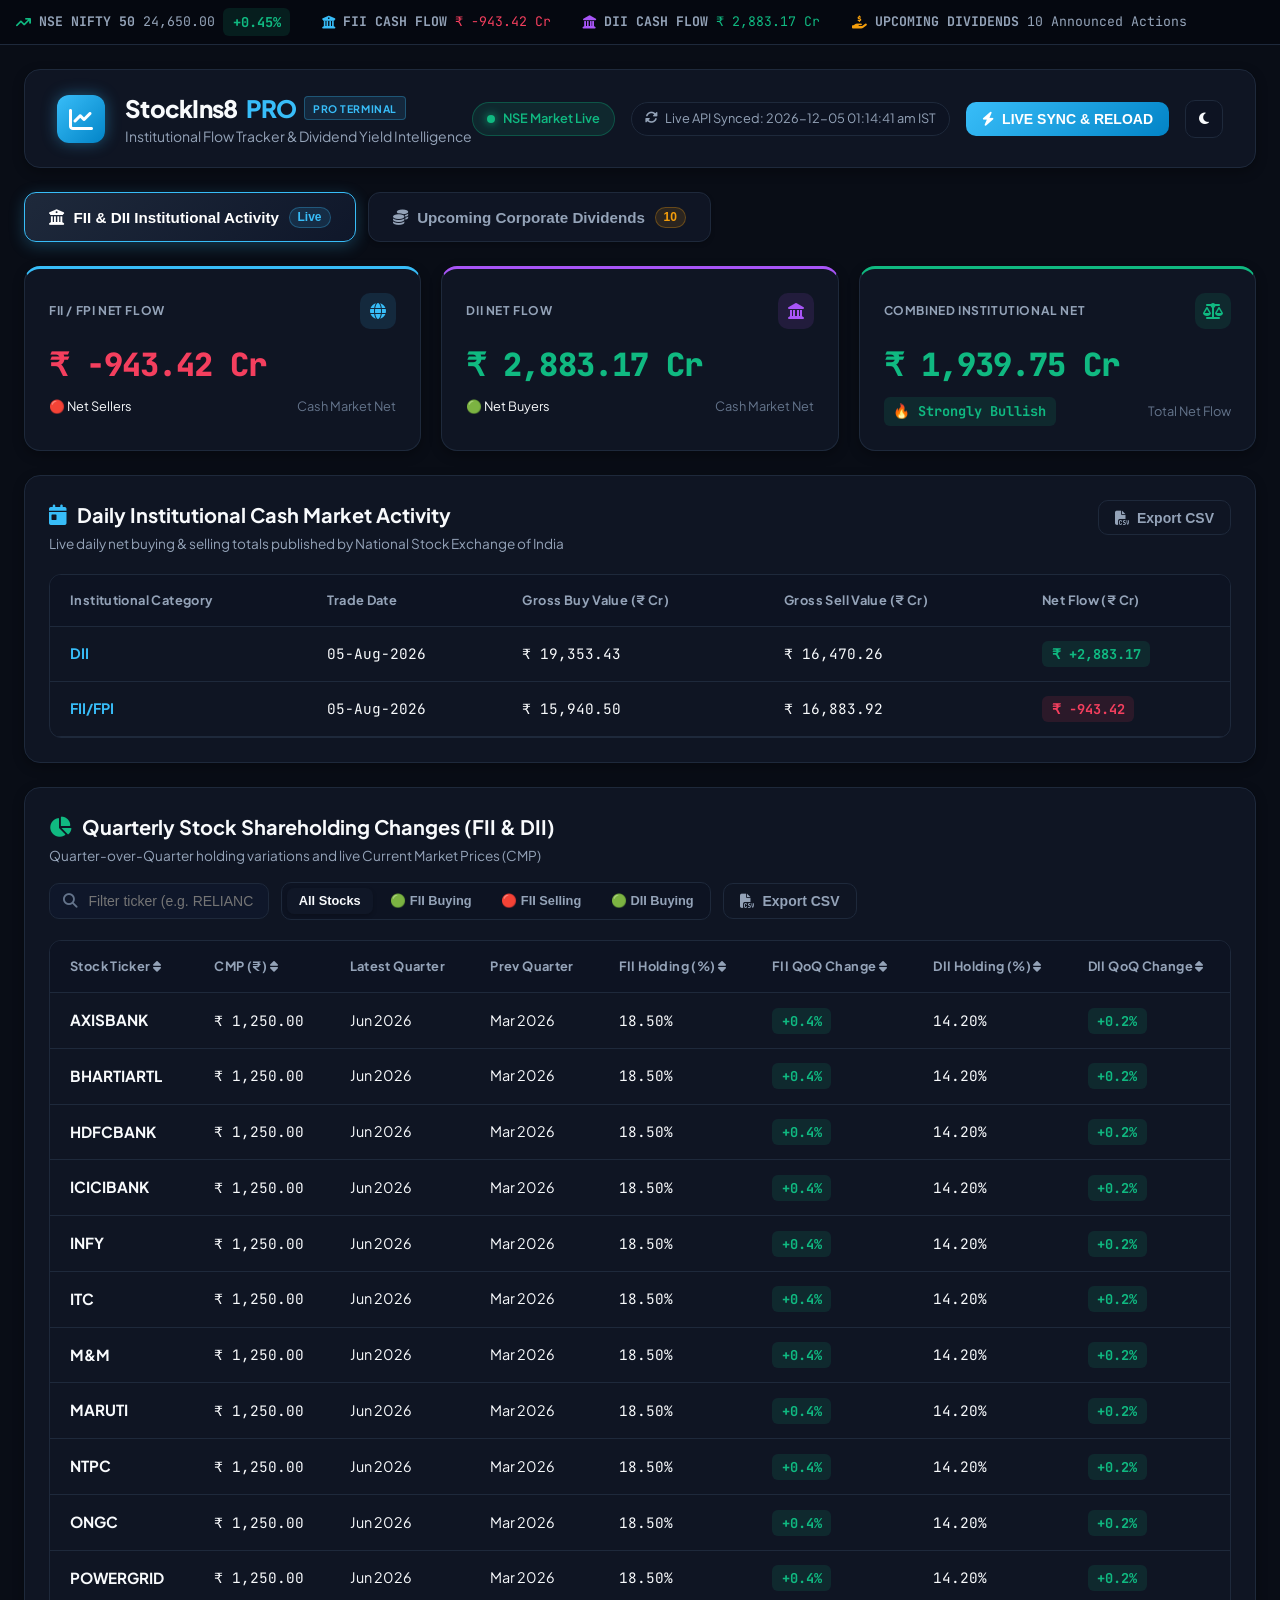
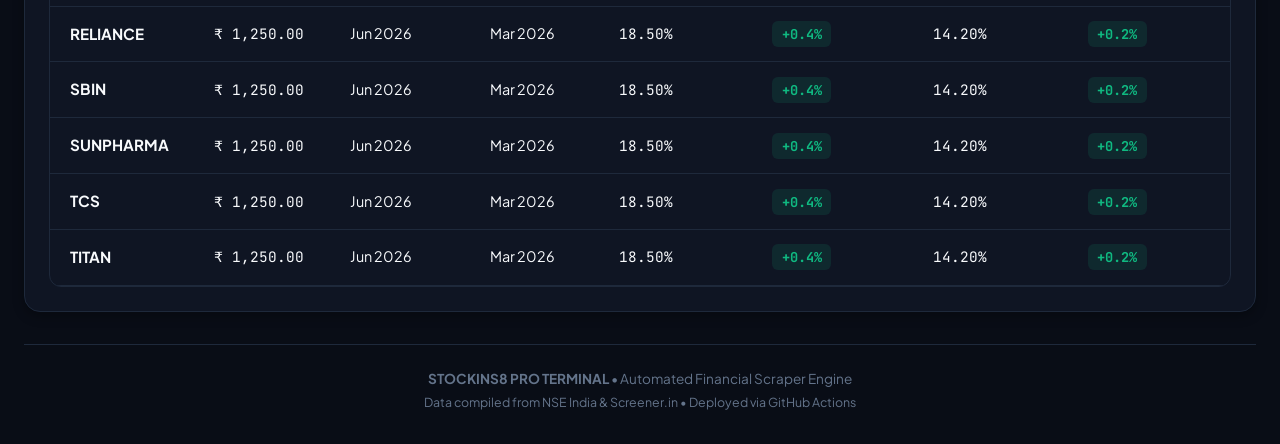
<file: index.html>
<!DOCTYPE html>
<html lang="en" data-theme="dark">
<head>
  <meta charset="UTF-8">
  <meta name="viewport" content="width=device-width, initial-scale=1.0">
  <title>StockIns8 | Pro Market Terminal</title>
  <meta name="description" content="StockIns8 Institutional Market Flow (FII/DII) & Corporate Dividend Intelligence Platform for Indian Equities (NSE).">
  
  <link rel="preconnect" href="https://fonts.googleapis.com">
  <link rel="preconnect" href="https://fonts.gstatic.com" crossorigin>
  <link href="https://fonts.googleapis.com/css2?family=JetBrains+Mono:wght@400;500;600;700&family=Plus+Jakarta+Sans:wght@400;500;600;700;800&display=swap" rel="stylesheet">
  <link rel="stylesheet" href="https://cdnjs.cloudflare.com/ajax/libs/font-awesome/6.5.1/css/all.min.css">
  <link rel="stylesheet" href="styles.css">
</head>
<body>

  <div class="app-shell" id="app-main-shell">
    <div class="ticker-bar">
      <div class="ticker-content" id="ticker-marquee">
        <span class="ticker-item"><i class="fa-solid fa-arrow-trend-up text-emerald"></i> <strong>NSE NIFTY 50</strong> 24,650.00 <span class="badge-emerald">+0.45%</span></span>
        <span class="ticker-item"><i class="fa-solid fa-building-columns text-cyan"></i> <strong>FII CASH FLOW</strong> <span id="ticker-fii">Loading...</span></span>
        <span class="ticker-item"><i class="fa-solid fa-landmark text-purple"></i> <strong>DII CASH FLOW</strong> <span id="ticker-dii">Loading...</span></span>
        <span class="ticker-item"><i class="fa-solid fa-hand-holding-dollar text-amber"></i> <strong>UPCOMING DIVIDENDS</strong> <span id="ticker-div">Loading...</span></span>
      </div>
    </div>

    <header class="main-header">
      <div class="brand-section">
        <div class="brand-logo">
          <i class="fa-solid fa-chart-line"></i>
        </div>
        <div>
          <div class="brand-title">
            StockIns8<span>PRO</span>
            <span class="pro-tag">PRO TERMINAL</span>
          </div>
          <p class="brand-sub">Institutional Flow Tracker & Dividend Yield Intelligence</p>
        </div>
      </div>

      <div class="header-actions">
        <div class="status-indicator">
          <span class="pulse-dot"></span>
          <span id="market-status-text">NSE Market Live</span>
        </div>
        <div class="last-sync" id="last-sync-badge">
          <i class="fa-solid fa-rotate"></i> <span id="last-updated">Updating...</span>
        </div>
        <button class="btn btn-cyan btn-glow" onclick="purgeAndReloadData()" title="Purge Cache & Fetch Fresh Data">
          <i class="fa-solid fa-bolt"></i> LIVE SYNC & RELOAD
        </button>
        <button class="theme-toggle-btn" onclick="toggleTheme()" title="Toggle Dark/Light Mode">
          <i class="fa-solid fa-moon" id="theme-icon"></i>
        </button>
      </div>
    </header>

    <nav class="nav-tabs">
      <button class="tab-btn active" id="tab-fii-btn" onclick="switchTab('fii')">
        <i class="fa-solid fa-building-columns"></i>
        <span>FII & DII Institutional Activity</span>
        <span class="tab-badge" id="fii-count-badge">Live</span>
      </button>
      <button class="tab-btn" id="tab-div-btn" onclick="switchTab('dividends')">
        <i class="fa-solid fa-coins"></i>
        <span>Upcoming Corporate Dividends</span>
        <span class="tab-badge badge-amber" id="div-count-badge">0</span>
      </button>
    </nav>

    <main id="tab-fii" class="tab-pane active">
      <section class="metrics-row">
        <div class="pro-card metric-card border-cyan">
          <div class="metric-head">
            <span class="metric-label">FII / FPI NET FLOW</span>
            <div class="icon-circle icon-cyan"><i class="fa-solid fa-globe"></i></div>
          </div>
          <div class="metric-amount" id="fii-net-val">₹ 0.00 Cr</div>
          <div class="metric-footer">
            <span class="sentiment-tag" id="fii-sentiment">Analyzing...</span>
            <span class="text-muted">Cash Market Net</span>
          </div>
        </div>

        <div class="pro-card metric-card border-purple">
          <div class="metric-head">
            <span class="metric-label">DII NET FLOW</span>
            <div class="icon-circle icon-purple"><i class="fa-solid fa-landmark"></i></div>
          </div>
          <div class="metric-amount" id="dii-net-val">₹ 0.00 Cr</div>
          <div class="metric-footer">
            <span class="sentiment-tag" id="dii-sentiment">Analyzing...</span>
            <span class="text-muted">Cash Market Net</span>
          </div>
        </div>

        <div class="pro-card metric-card border-emerald">
          <div class="metric-head">
            <span class="metric-label">COMBINED INSTITUTIONAL NET</span>
            <div class="icon-circle icon-emerald"><i class="fa-solid fa-scale-balanced"></i></div>
          </div>
          <div class="metric-amount" id="total-flow-val">₹ 0.00 Cr</div>
          <div class="metric-footer">
            <span class="sentiment-badge" id="market-sentiment-badge">Bullish</span>
            <span class="text-muted">Total Net Flow</span>
          </div>
        </div>
      </section>

      <section class="pro-card section-card">
        <div class="card-header">
          <div>
            <h2 class="card-title"><i class="fa-solid fa-calendar-day text-cyan"></i> Daily Institutional Cash Market Activity</h2>
            <p class="card-subtitle">Live daily net buying & selling totals published by National Stock Exchange of India</p>
          </div>
          <button class="btn btn-outline" onclick="exportTableToCSV('daily-table', 'daily_fii_dii_flows.csv')">
            <i class="fa-solid fa-file-csv"></i> Export CSV
          </button>
        </div>
        <div class="table-container">
          <table id="daily-table" class="pro-table">
            <thead>
              <tr>
                <th>Institutional Category</th>
                <th>Trade Date</th>
                <th>Gross Buy Value (₹ Cr)</th>
                <th>Gross Sell Value (₹ Cr)</th>
                <th>Net Flow (₹ Cr)</th>
              </tr>
            </thead>
            <tbody id="daily-table-body">
              <tr><td colspan="5" class="loading-state"><i class="fa-solid fa-spinner fa-spin"></i> Fetching live NSE institutional activity...</td></tr>
            </tbody>
          </table>
        </div>
      </section>

      <section class="pro-card section-card">
        <div class="card-header flex-header">
          <div>
            <h2 class="card-title"><i class="fa-solid fa-chart-pie text-emerald"></i> Quarterly Stock Shareholding Changes (FII & DII)</h2>
            <p class="card-subtitle">Quarter-over-Quarter holding variations and live Current Market Prices (CMP)</p>
          </div>
          
          <div class="toolbar-group">
            <div class="search-input-wrapper">
              <i class="fa-solid fa-magnifying-glass search-icon"></i>
              <input type="text" id="stock-search-input" placeholder="Filter ticker (e.g. RELIANCE, TCS)..." onkeyup="filterStockTable()">
            </div>
            
            <div class="pill-group">
              <button class="pill-btn active" id="filter-all-btn" onclick="setStockFilter('all')">All Stocks</button>
              <button class="pill-btn" id="filter-fii-buy-btn" onclick="setStockFilter('fii-buy')">🟢 FII Buying</button>
              <button class="pill-btn" id="filter-fii-sell-btn" onclick="setStockFilter('fii-sell')">🔴 FII Selling</button>
              <button class="pill-btn" id="filter-dii-buy-btn" onclick="setStockFilter('dii-buy')">🟢 DII Buying</button>
            </div>

            <button class="btn btn-outline" onclick="exportTableToCSV('stocks-table', 'fii_dii_stock_holdings.csv')">
              <i class="fa-solid fa-file-csv"></i> Export CSV
            </button>
          </div>
        </div>

        <div class="table-container">
          <table id="stocks-table" class="pro-table">
            <thead>
              <tr>
                <th onclick="sortStockTable('Stock')">Stock Ticker <i class="fa-solid fa-sort"></i></th>
                <th onclick="sortStockTable('CMP')">CMP (₹) <i class="fa-solid fa-sort"></i></th>
                <th>Latest Quarter</th>
                <th>Prev Quarter</th>
                <th onclick="sortStockTable('FII (%)')">FII Holding (%) <i class="fa-solid fa-sort"></i></th>
                <th onclick="sortStockTable('FII QoQ Change (%)')">FII QoQ Change <i class="fa-solid fa-sort"></i></th>
                <th onclick="sortStockTable('DII (%)')">DII Holding (%) <i class="fa-solid fa-sort"></i></th>
                <th onclick="sortStockTable('DII QoQ Change (%)')">DII QoQ Change <i class="fa-solid fa-sort"></i></th>
              </tr>
            </thead>
            <tbody id="stocks-table-body">
              <tr><td colspan="8" class="loading-state"><i class="fa-solid fa-spinner fa-spin"></i> Loading stock shareholding records...</td></tr>
            </tbody>
          </table>
        </div>
      </section>
    </main>

    <main id="tab-dividends" class="tab-pane">
      <section class="metrics-row">
        <div class="pro-card metric-card border-amber">
          <div class="metric-head">
            <span class="metric-label">UPCOMING DIVIDEND ACTIONS</span>
            <div class="icon-circle icon-amber"><i class="fa-solid fa-calendar-check"></i></div>
          </div>
          <div class="metric-amount" id="div-count-val">0</div>
          <div class="metric-footer">
            <span class="text-muted">Corporate Announcements</span>
          </div>
        </div>

        <div class="pro-card metric-card border-cyan">
          <div class="metric-head">
            <span class="metric-label">MAX DIVIDEND PAYOUT</span>
            <div class="icon-circle icon-cyan"><i class="fa-solid fa-sack-dollar"></i></div>
          </div>
          <div class="metric-amount" id="div-max-val">₹ 0.00</div>
          <div class="metric-footer">
            <span class="text-muted">Highest Dividend Per Share</span>
          </div>
        </div>

        <div class="pro-card metric-card border-emerald">
          <div class="metric-head">
            <span class="metric-label">MAX ESTIMATED EARNING</span>
            <div class="icon-circle icon-emerald"><i class="fa-solid fa-piggy-bank"></i></div>
          </div>
          <div class="metric-amount" id="div-top-calc-val">₹ 0.00</div>
          <div class="metric-footer">
            <span class="text-muted" id="div-top-calc-sub">Based on ₹1,00,000 capital</span>
          </div>
        </div>
      </section>

      <section class="pro-card calculator-panel">
        <div class="calc-header">
          <div>
            <h3 class="calc-title"><i class="fa-solid fa-calculator text-amber"></i> Interactive Dividend Yield Earnings Calculator</h3>
            <p class="calc-sub">Simulate estimated dividend cash returns based on your capital allocation</p>
          </div>
          <div class="quick-preset-btns">
            <span class="preset-label">Quick Capital Presets:</span>
            <button class="btn btn-sm btn-preset" onclick="setCapitalPreset(50000)">₹50K</button>
            <button class="btn btn-sm btn-preset active" onclick="setCapitalPreset(100000)">₹1 Lakh</button>
            <button class="btn btn-sm btn-preset" onclick="setCapitalPreset(500000)">₹5 Lakhs</button>
            <button class="btn btn-sm btn-preset" onclick="setCapitalPreset(1000000)">₹10 Lakhs</button>
          </div>
        </div>

        <div class="calc-inputs-grid">
          <div class="form-group">
            <label for="div-search-input"><i class="fa-solid fa-magnifying-glass"></i> Filter Ticker Symbol</label>
            <input type="text" id="div-search-input" class="form-control" placeholder="Search symbol (e.g. SBIN, TCS)..." onkeyup="renderDividendsTable()">
          </div>

          <div class="form-group">
            <label for="div-investment-input"><i class="fa-solid fa-indian-rupee-sign"></i> Capital Allocation (₹)</label>
            <input type="number" id="div-investment-input" class="form-control font-mono" value="100000" step="10000" min="1000" onchange="renderDividendsTable()" onkeyup="renderDividendsTable()">
          </div>
        </div>
      </section>

      <section class="pro-card section-card">
        <div class="card-header">
          <div>
            <h2 class="card-title"><i class="fa-solid fa-hand-holding-dollar text-amber"></i> Corporate Dividend Schedule</h2>
            <p class="card-subtitle">Ex-Dividend dates, declared payout per share, CMP, and calculated income</p>
          </div>
          <button class="btn btn-outline" onclick="exportTableToCSV('dividends-table', 'upcoming_dividends_schedule.csv')">
            <i class="fa-solid fa-file-csv"></i> Export CSV
          </button>
        </div>
        <div class="table-container">
          <table id="dividends-table" class="pro-table">
            <thead>
              <tr>
                <th onclick="sortDividendsTable('stock')">Stock Ticker <i class="fa-solid fa-sort"></i></th>
                <th onclick="sortDividendsTable('dividentex date')">Ex-Dividend Date <i class="fa-solid fa-sort"></i></th>
                <th onclick="sortDividendsTable('CMP')">CMP (₹) <i class="fa-solid fa-sort"></i></th>
                <th onclick="sortDividendsTable('Divident per share')">Dividend / Share (₹) <i class="fa-solid fa-sort"></i></th>
                <th onclick="sortDividendsTable('calculated_div')">Est. Cash Return (₹) <i class="fa-solid fa-sort"></i></th>
              </tr>
            </thead>
            <tbody id="dividends-table-body">
              <tr><td colspan="5" class="loading-state"><i class="fa-solid fa-spinner fa-spin"></i> Loading dividend schedule...</td></tr>
            </tbody>
          </table>
        </div>
      </section>
    </main>

    <footer class="pro-footer">
      <div class="footer-content">
        <p><strong>STOCKINS8 PRO TERMINAL</strong> • Automated Financial Scraper Engine</p>
        <p class="footer-sub">Data compiled from NSE India & Screener.in • Deployed via GitHub Actions</p>
      </div>
    </footer>
  </div>

  <script src="app.js"></script>
</body>
</html>
</file>
<file: styles.css>
:root {
  --bg-app: #090d16;
  --bg-card: rgba(18, 25, 41, 0.75);
  --bg-card-hover: rgba(26, 36, 59, 0.85);
  --bg-table-header: #0d1322;
  --bg-input: #0f172a;
  --border-color: #1e293b;
  --border-color-hover: #334155;

  --text-primary: #f8fafc;
  --text-secondary: #94a3b8;
  --text-muted: #64748b;

  --accent-cyan: #38bdf8;
  --accent-cyan-bg: rgba(56, 189, 248, 0.12);
  --accent-emerald: #10b981;
  --accent-emerald-bg: rgba(16, 185, 129, 0.12);
  --accent-rose: #f43f5e;
  --accent-rose-bg: rgba(244, 63, 94, 0.12);
  --accent-amber: #f59e0b;
  --accent-amber-bg: rgba(245, 158, 11, 0.12);
  --accent-purple: #a855f7;
  --accent-purple-bg: rgba(168, 85, 247, 0.12);

  --font-main: 'Plus Jakarta Sans', -apple-system, system-ui, sans-serif;
  --font-mono: 'JetBrains Mono', monospace;

  --shadow-sm: 0 2px 4px rgba(0, 0, 0, 0.2);
  --shadow-md: 0 4px 12px rgba(0, 0, 0, 0.3);
  --shadow-lg: 0 10px 25px rgba(0, 0, 0, 0.4);
}

[data-theme="light"] {
  --bg-app: #f1f5f9;
  --bg-card: #ffffff;
  --bg-card-hover: #f8fafc;
  --bg-table-header: #e2e8f0;
  --bg-input: #ffffff;
  --border-color: #cbd5e1;
  --border-color-hover: #94a3b8;

  --text-primary: #0f172a;
  --text-secondary: #475569;
  --text-muted: #64748b;

  --shadow-sm: 0 2px 4px rgba(0, 0, 0, 0.05);
  --shadow-md: 0 4px 12px rgba(0, 0, 0, 0.08);
  --shadow-lg: 0 10px 25px rgba(0, 0, 0, 0.12);
}

* {
  box-sizing: border-box;
  margin: 0;
  padding: 0;
}

body {
  font-family: var(--font-main);
  background-color: var(--bg-app);
  color: var(--text-primary);
  line-height: 1.5;
  min-height: 100vh;
  transition: background-color 0.3s ease, color 0.3s ease;
  -webkit-font-smoothing: antialiased;
}

.security-overlay {
  position: fixed;
  top: 0;
  left: 0;
  width: 100vw;
  height: 100vh;
  background: rgba(9, 13, 22, 0.95);
  backdrop-filter: blur(24px);
  z-index: 9999;
  display: flex;
  align-items: center;
  justify-content: center;
  opacity: 0;
  pointer-events: none;
  transition: opacity 0.3s ease;
}

.security-overlay.active {
  opacity: 1;
  pointer-events: all;
}

.security-modal {
  width: 90%;
  max-width: 440px;
  background: var(--bg-card);
  border: 1px solid var(--border-color);
  border-top: 4px solid var(--accent-cyan);
  padding: 2.5rem 2rem;
  border-radius: 20px;
  box-shadow: 0 20px 50px rgba(0, 0, 0, 0.6);
  text-align: center;
}

.security-icon {
  width: 64px;
  height: 64px;
  background: linear-gradient(135deg, var(--accent-cyan) 0%, #0284c7 100%);
  border-radius: 16px;
  display: flex;
  align-items: center;
  justify-content: center;
  font-size: 2rem;
  color: #ffffff;
  margin: 0 auto 1.25rem auto;
  box-shadow: 0 0 20px rgba(56, 189, 248, 0.4);
}

.security-modal h2 {
  font-size: 1.4rem;
  font-weight: 800;
  color: var(--text-primary);
  margin-bottom: 0.4rem;
  letter-spacing: -0.02em;
}

.security-sub {
  font-size: 0.85rem;
  color: var(--text-secondary);
  margin-bottom: 1.5rem;
}

.error-badge {
  background: var(--accent-rose-bg);
  color: var(--accent-rose);
  padding: 0.5rem;
  border-radius: 8px;
  font-size: 0.85rem;
  font-weight: 600;
  margin-bottom: 1rem;
  border: 1px solid rgba(244, 63, 94, 0.3);
}

.hide { display: none !important; }

.btn-cyan {
  background: linear-gradient(135deg, var(--accent-cyan) 0%, #0284c7 100%);
  color: #ffffff;
  font-weight: 700;
}

.btn-cyan:hover {
  box-shadow: 0 0 15px rgba(56, 189, 248, 0.4);
}

.btn-full {
  width: 100%;
  justify-content: center;
  padding: 0.75rem;
  font-size: 0.95rem;
}

.passcode-hint {
  font-size: 0.75rem;
  color: var(--text-muted);
  margin-top: 1.25rem;
}

.text-center { text-align: center; }
.margin-bottom-lg { margin-bottom: 1.25rem; }

.blur-protected {
  filter: blur(14px);
  pointer-events: none;
  transition: filter 0.3s ease;
}

.blur-protected.unlocked {
  filter: none;
  pointer-events: all;
}

.app-shell {
  max-width: 1440px;
  margin: 0 auto;
  padding: 0 1.5rem 2rem 1.5rem;
}

.font-mono {
  font-family: var(--font-mono);
}

.text-cyan { color: var(--accent-cyan) !important; }
.text-emerald { color: var(--accent-emerald) !important; }
.text-rose { color: var(--accent-rose) !important; }
.text-amber { color: var(--accent-amber) !important; }
.text-purple { color: var(--accent-purple) !important; }
.text-muted { color: var(--text-muted) !important; }

.ticker-bar {
  background: #050810;
  border-bottom: 1px solid var(--border-color);
  padding: 0.5rem 1rem;
  margin: 0 -1.5rem 1.5rem -1.5rem;
  overflow: hidden;
  white-space: nowrap;
}

.ticker-content {
  display: flex;
  gap: 2rem;
  font-size: 0.825rem;
  font-family: var(--font-mono);
  color: var(--text-secondary);
}

.ticker-item {
  display: inline-flex;
  align-items: center;
  gap: 0.5rem;
}

.main-header {
  display: flex;
  justify-content: space-between;
  align-items: center;
  background: var(--bg-card);
  backdrop-filter: blur(16px);
  border: 1px solid var(--border-color);
  padding: 1.25rem 2rem;
  border-radius: 16px;
  margin-bottom: 1.5rem;
  box-shadow: var(--shadow-md);
}

.brand-section {
  display: flex;
  align-items: center;
  gap: 1.25rem;
}

.brand-logo {
  width: 48px;
  height: 48px;
  background: linear-gradient(135deg, var(--accent-cyan) 0%, #0284c7 100%);
  border-radius: 12px;
  display: flex;
  align-items: center;
  justify-content: center;
  font-size: 1.5rem;
  color: #ffffff;
  box-shadow: 0 0 15px rgba(56, 189, 248, 0.4);
}

.brand-title {
  font-size: 1.5rem;
  font-weight: 800;
  color: var(--text-primary);
  letter-spacing: -0.03em;
  display: flex;
  align-items: center;
  gap: 0.5rem;
}

.brand-title span {
  color: var(--accent-cyan);
}

.pro-tag {
  font-size: 0.65rem;
  font-weight: 700;
  background: var(--accent-cyan-bg);
  color: var(--accent-cyan);
  padding: 0.2rem 0.5rem;
  border-radius: 4px;
  border: 1px solid rgba(56, 189, 248, 0.3);
  letter-spacing: 0.05em;
}

.brand-sub {
  font-size: 0.875rem;
  color: var(--text-secondary);
}

.header-actions {
  display: flex;
  align-items: center;
  gap: 1rem;
}

.status-indicator {
  display: flex;
  align-items: center;
  gap: 0.5rem;
  background: var(--accent-emerald-bg);
  color: var(--accent-emerald);
  padding: 0.4rem 0.85rem;
  border-radius: 20px;
  font-size: 0.8rem;
  font-weight: 600;
  border: 1px solid rgba(16, 185, 129, 0.3);
}

.pulse-dot {
  width: 8px;
  height: 8px;
  background-color: var(--accent-emerald);
  border-radius: 50%;
  box-shadow: 0 0 10px var(--accent-emerald);
  animation: pulse 2s infinite;
}

@keyframes pulse {
  0% { transform: scale(0.95); box-shadow: 0 0 0 0 rgba(16, 185, 129, 0.7); }
  70% { transform: scale(1); box-shadow: 0 0 0 8px rgba(16, 185, 129, 0); }
  100% { transform: scale(0.95); box-shadow: 0 0 0 0 rgba(16, 185, 129, 0); }
}

.last-sync {
  font-size: 0.8rem;
  color: var(--text-secondary);
  background: var(--bg-table-header);
  padding: 0.4rem 0.85rem;
  border-radius: 20px;
  border: 1px solid var(--border-color);
  display: flex;
  align-items: center;
  gap: 0.4rem;
}

.theme-toggle-btn {
  background: var(--bg-table-header);
  border: 1px solid var(--border-color);
  color: var(--text-primary);
  width: 38px;
  height: 38px;
  border-radius: 10px;
  cursor: pointer;
  display: flex;
  align-items: center;
  justify-content: center;
  transition: all 0.2s;
}

.theme-toggle-btn:hover {
  border-color: var(--accent-cyan);
  color: var(--accent-cyan);
}

.nav-tabs {
  display: flex;
  gap: 0.75rem;
  margin-bottom: 1.5rem;
}

.tab-btn {
  background: var(--bg-card);
  border: 1px solid var(--border-color);
  color: var(--text-secondary);
  padding: 0.85rem 1.5rem;
  font-size: 0.95rem;
  font-weight: 600;
  border-radius: 12px;
  cursor: pointer;
  transition: all 0.2s cubic-bezier(0.4, 0, 0.2, 1);
  display: flex;
  align-items: center;
  gap: 0.6rem;
  box-shadow: var(--shadow-sm);
}

.tab-btn:hover {
  color: var(--text-primary);
  background: var(--bg-card-hover);
  border-color: var(--border-color-hover);
}

.tab-btn.active {
  color: #ffffff;
  background: linear-gradient(135deg, #1e293b 0%, #0f172a 100%);
  border-color: var(--accent-cyan);
  box-shadow: 0 4px 15px rgba(56, 189, 248, 0.25);
}

.tab-badge {
  font-size: 0.75rem;
  padding: 0.15rem 0.5rem;
  border-radius: 12px;
  background: var(--accent-cyan-bg);
  color: var(--accent-cyan);
  border: 1px solid rgba(56, 189, 248, 0.3);
}

.badge-amber {
  background: var(--accent-amber-bg);
  color: var(--accent-amber);
  border-color: rgba(245, 158, 11, 0.3);
}

.tab-pane {
  display: none;
}

.tab-pane.active {
  display: block;
  animation: fadeIn 0.3s ease;
}

@keyframes fadeIn {
  from { opacity: 0; transform: translateY(6px); }
  to { opacity: 1; transform: translateY(0); }
}

.pro-card {
  background: var(--bg-card);
  backdrop-filter: blur(16px);
  border: 1px solid var(--border-color);
  border-radius: 16px;
  padding: 1.5rem;
  box-shadow: var(--shadow-md);
  transition: all 0.2s ease;
}

.pro-card:hover {
  border-color: var(--border-color-hover);
}

.metrics-row {
  display: grid;
  grid-template-columns: repeat(auto-fit, minmax(300px, 1fr));
  gap: 1.25rem;
  margin-bottom: 1.5rem;
}

.metric-card {
  position: relative;
  overflow: hidden;
}

.border-cyan { border-top: 3px solid var(--accent-cyan); }
.border-purple { border-top: 3px solid var(--accent-purple); }
.border-emerald { border-top: 3px solid var(--accent-emerald); }
.border-amber { border-top: 3px solid var(--accent-amber); }

.metric-head {
  display: flex;
  justify-content: space-between;
  align-items: center;
  margin-bottom: 0.75rem;
}

.metric-label {
  font-size: 0.75rem;
  font-weight: 700;
  color: var(--text-secondary);
  letter-spacing: 0.05em;
}

.icon-circle {
  width: 36px;
  height: 36px;
  border-radius: 10px;
  display: flex;
  align-items: center;
  justify-content: center;
  font-size: 1rem;
}

.icon-cyan { background: var(--accent-cyan-bg); color: var(--accent-cyan); }
.icon-purple { background: var(--accent-purple-bg); color: var(--accent-purple); }
.icon-emerald { background: var(--accent-emerald-bg); color: var(--accent-emerald); }
.icon-amber { background: var(--accent-amber-bg); color: var(--accent-amber); }

.metric-amount {
  font-size: 2rem;
  font-weight: 800;
  font-family: var(--font-mono);
  color: var(--text-primary);
  margin-bottom: 0.5rem;
  letter-spacing: -0.03em;
}

.metric-footer {
  display: flex;
  align-items: center;
  justify-content: space-between;
  font-size: 0.8rem;
}

.sentiment-badge {
  background: var(--accent-emerald-bg);
  color: var(--accent-emerald);
  padding: 0.2rem 0.6rem;
  border-radius: 6px;
  font-weight: 700;
}

.section-card {
  margin-bottom: 1.5rem;
}

.card-header {
  display: flex;
  justify-content: space-between;
  align-items: flex-start;
  margin-bottom: 1.25rem;
  gap: 1rem;
}

.flex-header {
  flex-wrap: wrap;
}

.card-title {
  font-size: 1.25rem;
  font-weight: 700;
  color: var(--text-primary);
  display: flex;
  align-items: center;
  gap: 0.6rem;
  margin-bottom: 0.25rem;
}

.card-subtitle {
  font-size: 0.85rem;
  color: var(--text-secondary);
}

.toolbar-group {
  display: flex;
  align-items: center;
  gap: 0.75rem;
  flex-wrap: wrap;
}

.search-input-wrapper {
  position: relative;
  display: flex;
  align-items: center;
}

.search-icon {
  position: absolute;
  left: 0.85rem;
  color: var(--text-muted);
  font-size: 0.9rem;
}

.search-input-wrapper input {
  background: var(--bg-input);
  border: 1px solid var(--border-color);
  color: var(--text-primary);
  padding: 0.55rem 0.85rem 0.55rem 2.4rem;
  border-radius: 10px;
  font-size: 0.875rem;
  outline: none;
  width: 220px;
  transition: all 0.2s;
}

.search-input-wrapper input:focus {
  border-color: var(--accent-cyan);
  box-shadow: 0 0 0 3px var(--accent-cyan-bg);
  width: 260px;
}

.pill-group {
  display: flex;
  gap: 0.35rem;
  background: var(--bg-table-header);
  padding: 0.3rem;
  border-radius: 10px;
  border: 1px solid var(--border-color);
}

.pill-btn {
  background: transparent;
  border: none;
  color: var(--text-secondary);
  padding: 0.35rem 0.75rem;
  font-size: 0.8rem;
  font-weight: 600;
  border-radius: 7px;
  cursor: pointer;
  transition: all 0.2s;
}

.pill-btn.active {
  background: var(--bg-card);
  color: var(--text-primary);
  box-shadow: var(--shadow-sm);
}

.btn {
  padding: 0.55rem 1rem;
  border-radius: 10px;
  font-size: 0.875rem;
  font-weight: 600;
  cursor: pointer;
  transition: all 0.2s;
  display: inline-flex;
  align-items: center;
  gap: 0.5rem;
  border: none;
}

.btn-outline {
  background: transparent;
  border: 1px solid var(--border-color);
  color: var(--text-secondary);
}

.btn-outline:hover {
  background: var(--bg-table-header);
  color: var(--text-primary);
  border-color: var(--border-color-hover);
}

.btn-preset {
  background: var(--bg-table-header);
  border: 1px solid var(--border-color);
  color: var(--text-secondary);
  font-size: 0.8rem;
  padding: 0.3rem 0.75rem;
}

.btn-preset.active {
  background: var(--accent-amber-bg);
  color: var(--accent-amber);
  border-color: rgba(245, 158, 11, 0.4);
}

.calculator-panel {
  margin-bottom: 1.5rem;
  border-left: 4px solid var(--accent-amber);
}

.calc-header {
  display: flex;
  justify-content: space-between;
  align-items: center;
  flex-wrap: wrap;
  gap: 1rem;
  margin-bottom: 1.25rem;
}

.calc-title {
  font-size: 1.15rem;
  font-weight: 700;
  color: var(--text-primary);
  display: flex;
  align-items: center;
  gap: 0.5rem;
}

.calc-sub {
  font-size: 0.85rem;
  color: var(--text-secondary);
}

.quick-preset-btns {
  display: flex;
  align-items: center;
  gap: 0.5rem;
}

.preset-label {
  font-size: 0.8rem;
  color: var(--text-muted);
  font-weight: 600;
}

.calc-inputs-grid {
  display: grid;
  grid-template-columns: repeat(auto-fit, minmax(260px, 1fr));
  gap: 1.25rem;
}

.form-group {
  display: flex;
  flex-direction: column;
  gap: 0.4rem;
}

.form-group label {
  font-size: 0.85rem;
  font-weight: 600;
  color: var(--text-secondary);
  display: flex;
  align-items: center;
  gap: 0.4rem;
}

.form-control {
  background: var(--bg-input);
  border: 1px solid var(--border-color);
  color: var(--text-primary);
  padding: 0.65rem 0.85rem;
  border-radius: 10px;
  font-size: 0.95rem;
  outline: none;
  transition: all 0.2s;
}

.form-control:focus {
  border-color: var(--accent-amber);
  box-shadow: 0 0 0 3px var(--accent-amber-bg);
}

.table-container {
  overflow-x: auto;
  border-radius: 12px;
  border: 1px solid var(--border-color);
}

.pro-table {
  width: 100%;
  border-collapse: collapse;
  text-align: left;
  font-size: 0.9rem;
}

.pro-table th {
  background: var(--bg-table-header);
  color: var(--text-secondary);
  font-weight: 700;
  font-size: 0.8rem;
  letter-spacing: 0.03em;
  padding: 1rem 1.25rem;
  border-bottom: 1px solid var(--border-color);
  cursor: pointer;
  user-select: none;
  white-space: nowrap;
}

.pro-table th:hover {
  color: var(--text-primary);
}

.pro-table td {
  padding: 1rem 1.25rem;
  border-bottom: 1px solid var(--border-color);
  color: var(--text-primary);
  white-space: nowrap;
}

.pro-table tbody tr {
  transition: background-color 0.15s;
}

.pro-table tbody tr:hover {
  background-color: var(--bg-card-hover);
}

.loading-state {
  text-align: center;
  color: var(--text-muted);
  padding: 3rem !important;
}

.badge-emerald {
  background: var(--accent-emerald-bg);
  color: var(--accent-emerald);
  padding: 0.25rem 0.6rem;
  border-radius: 6px;
  font-weight: 700;
  font-size: 0.85rem;
  font-family: var(--font-mono);
}

.badge-rose {
  background: var(--accent-rose-bg);
  color: var(--accent-rose);
  padding: 0.25rem 0.6rem;
  border-radius: 6px;
  font-weight: 700;
  font-size: 0.85rem;
  font-family: var(--font-mono);
}

.badge-neutral {
  color: var(--text-muted);
  font-family: var(--font-mono);
}

.pro-footer {
  text-align: center;
  border-top: 1px solid var(--border-color);
  padding-top: 1.5rem;
  margin-top: 2rem;
  color: var(--text-muted);
  font-size: 0.85rem;
}

.footer-sub {
  font-size: 0.775rem;
  margin-top: 0.25rem;
}
</file>
